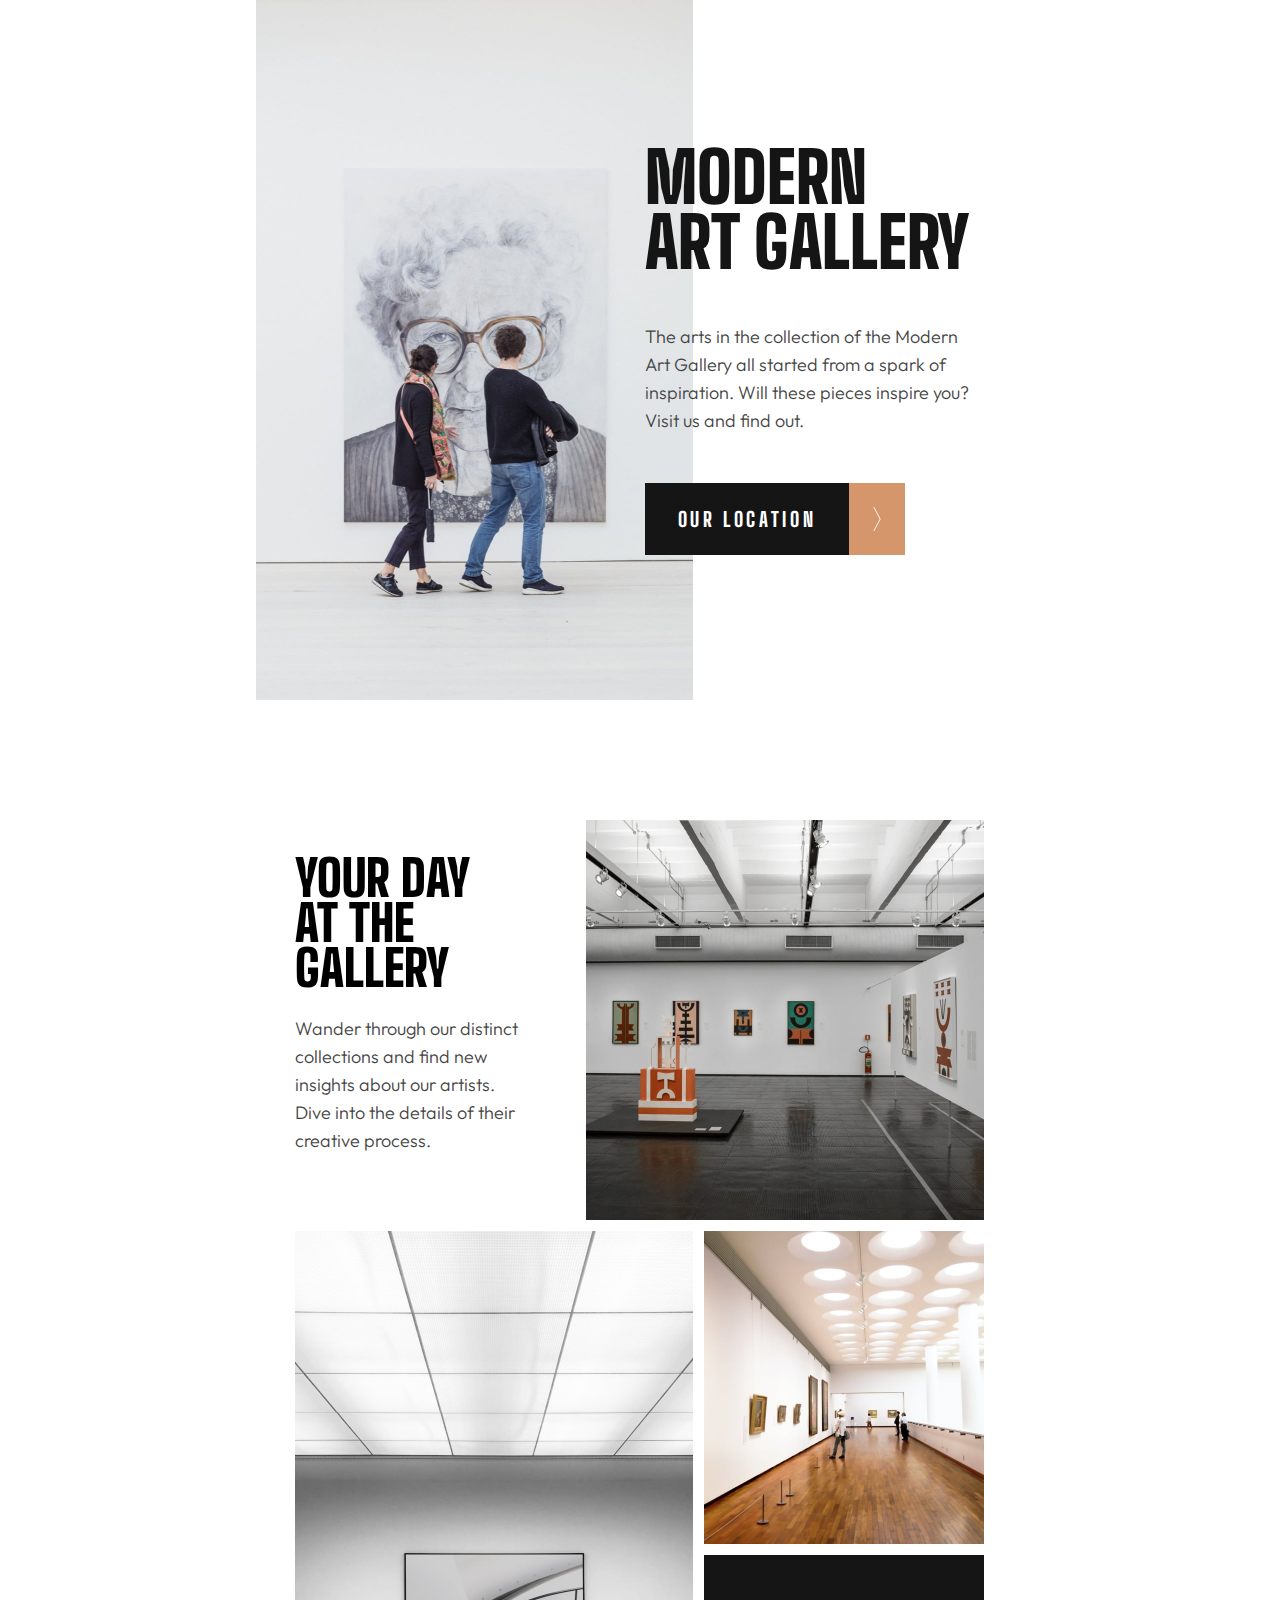
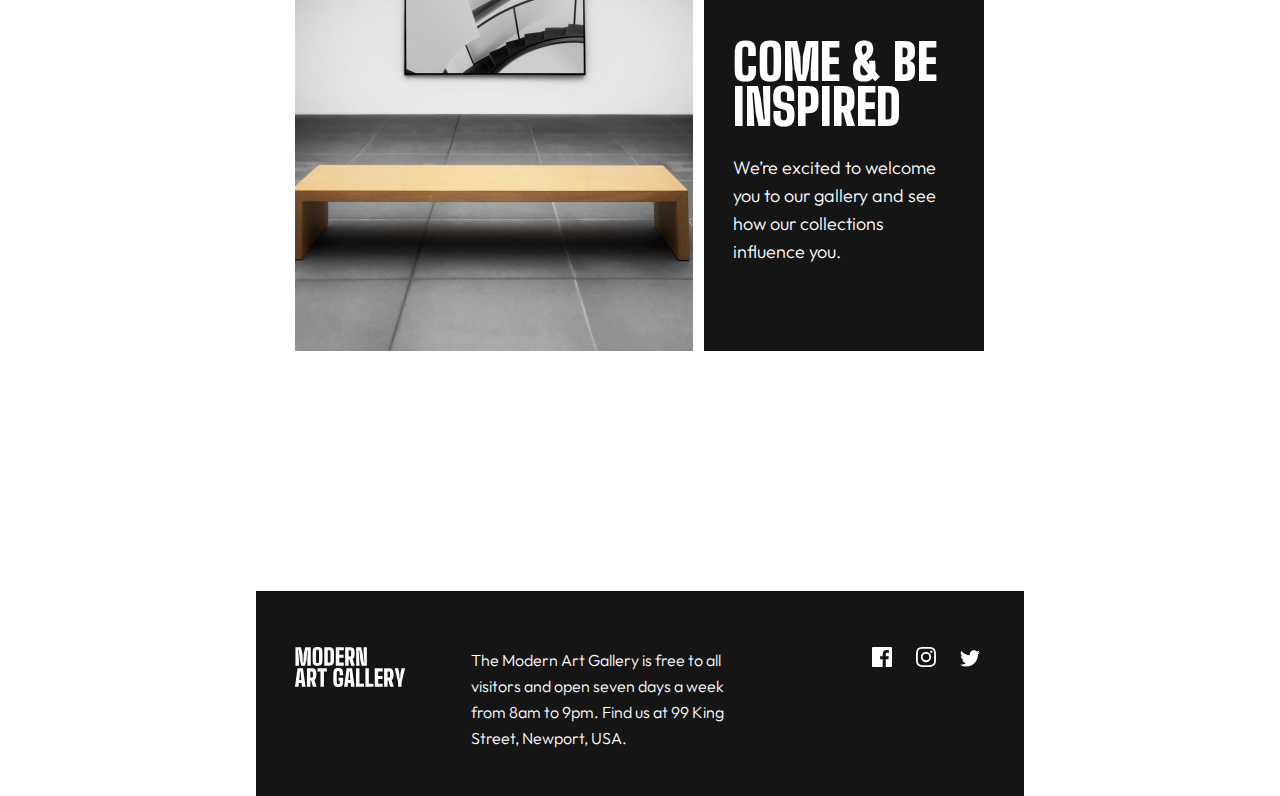
<file: index.html>
<!doctype html>
<html lang="en">
  <head>
    <meta charset="utf-8">
    <meta name="viewport" content="width=device-width, initial-scale=1">
    <link rel="stylesheet" href="styles.css">
    <link rel="icon" tyle="image/x-icon" href="./assets/favicon-32x32.png">
    <title>Art Gallery</title>
    <!-- Fonts -->
    <link rel="preconnect" href="https://fonts.googleapis.com">
    <link rel="preconnect" href="https://fonts.gstatic.com" crossorigin>
    <link href="https://fonts.googleapis.com/css2?family=Big+Shoulders+Display:wght@800;900&family=Outfit:wght@300&display=swap" rel="stylesheet">
  </head>
  <body>
    <div id="all">
    <header>
        <div id="rect"></div>
        <picture>
            <source media="(min-width:1440px)" srcset="./assets/desktop/image-hero@2x.jpg">
            <source media="(min-width:768px)" srcset="./assets/tablet/image-hero@2x.jpg">
            <img src="./assets/mobile/image-hero@2x.jpg" alt="image_hero" >
        </picture>
    </header>
    <main>
        <div id="main_info">
            <h1>MODERN <br>ART GALLERY</h1>
            <p class="caption">The arts in the collection of the Modern Art Gallery all started from a spark of inspiration. Will these pieces inspire you? Visit us and find out.</p>
            <a href="./location.html"><div id="button">
                <p>OUR LOCATION</p>
                <img src="./assets/icon-arrow-right.svg" alt="arrow_right">
            </div></a>
        </div>
        <section id="gallery">
            <picture id="grid_1">
                <source media="(min-width:1440px)" srcset="./assets/desktop/image-grid-1@2x.jpg">
                <source media="(min-width:768px)" srcset="./assets/tablet/image-grid-1@2x.jpg">
                <img src="./assets/mobile/image-grid-1@2x.jpg" alt="image_grid_1">
            </picture>
            <article id="first_article">
                <h2>Your Day at the Gallery</h2>
                <p class="caption">Wander through our distinct collections and find new insights about our artists. Dive into the details of their creative process.</p>
            </article>
            <picture id="grid_2">
                <source media="(min-width:1440px)" srcset="./assets/desktop/image-grid-2@2x.jpg">
                <source media="(min-width:768px)" srcset="./assets/tablet/image-grid-2@2x.jpg">
                <img src="./assets/mobile/image-grid-2@2x.jpg" alt="image_grid_2" >
            </picture>
            <picture id="grid_3">
                <source media="(min-width:1440px)" srcset="./assets/desktop/image-grid-3@2x.jpg">
                <source media="(min-width:768px)" srcset="./assets/tablet/image-grid-3@2x.jpg">
                <img src="./assets/mobile/image-grid-3@2x.jpg" alt="image_grid_3">
            </picture>
            <article id="second_article">
                <h2>COME & BE <br>INSPIRED</h2>
                <p class="caption">We’re excited to welcome you to our gallery and see how our collections influence you.</p>
            </article>
        </section>
    </main>
</div>
    <footer>
        <img src="./assets/logo-light.svg" alt="light_logo">
        <p>The Modern Art Gallery is free to all visitors and open seven days a week from 8am to 9pm. Find us at 99 King Street, Newport, USA.</p>
        <div id="soc_media">
            <img class="icon" src="./assets/icon-facebook.svg" alt="facebook_icon">
            <img class="icon" src="./assets/icon-instagram.svg" alt="instagram_icon">
            <img class="icon" src="./assets/icon-twitter.svg" alt="twitter_icon">
        </div>
    </footer>
  </body>   
</html>
</file>
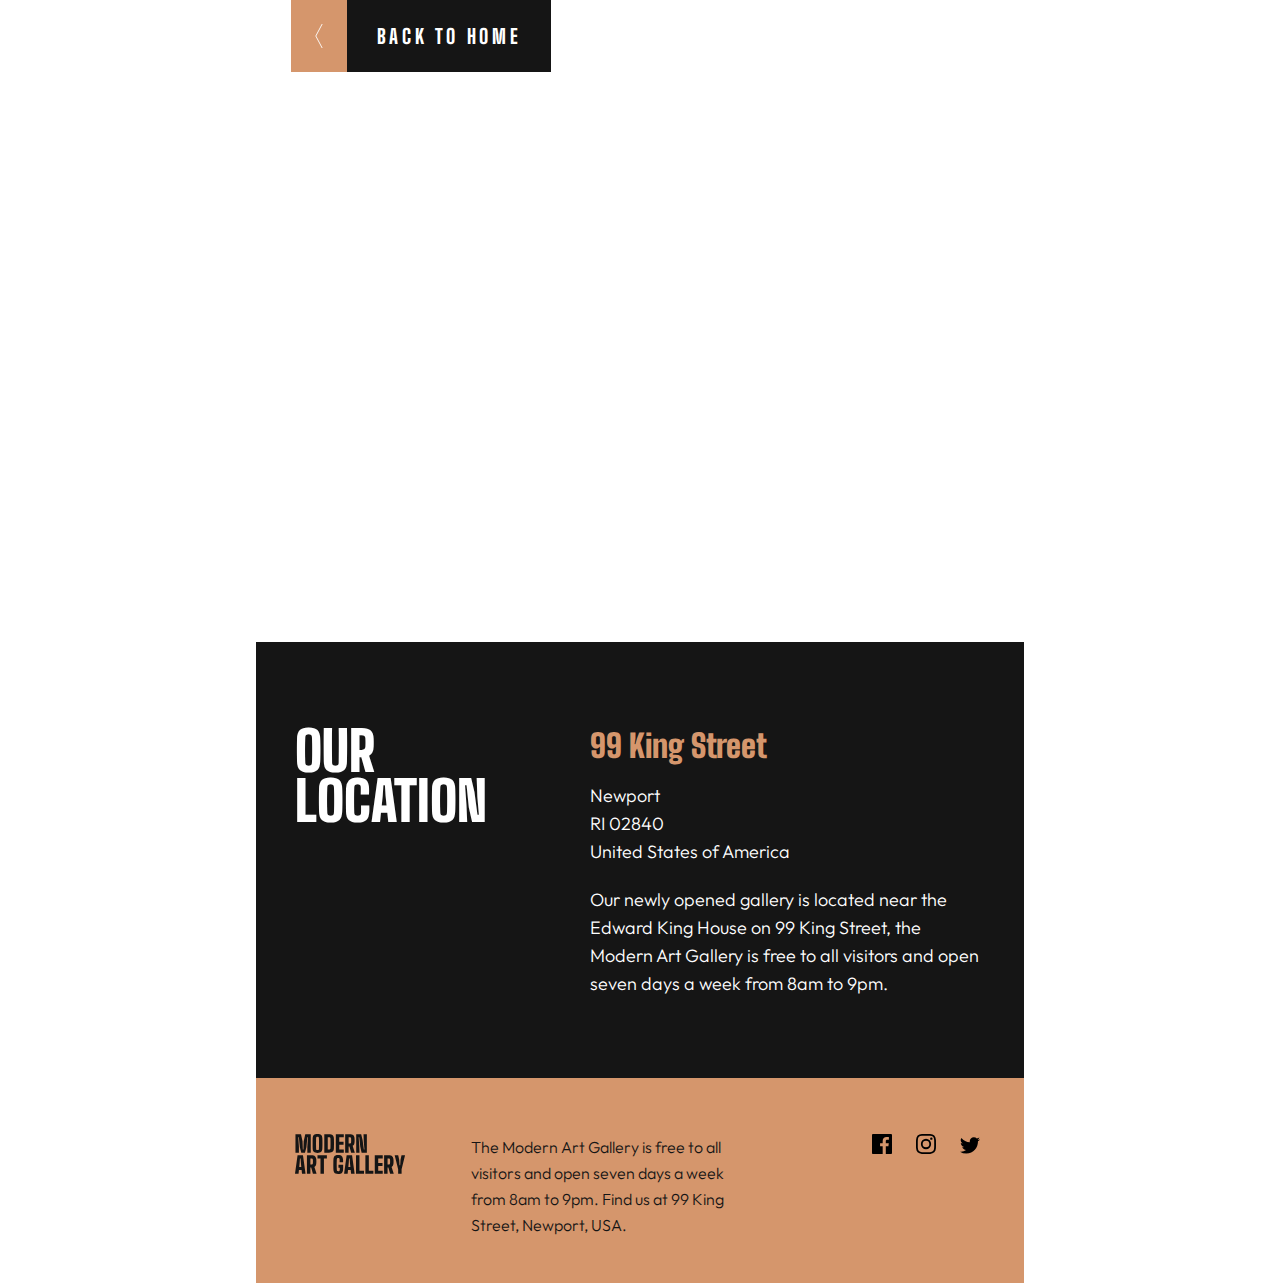
<file: location.html>
<!DOCTYPE html>
<html lang="en">
<head>
  <meta charset="UTF-8">
  <meta name="viewport" content="width=device-width, initial-scale=1.0">
  <link rel="stylesheet" href="./location_styless.css">
  <link rel="icon" type="image/png" sizes="32x32" href="./assets/favicon-32x32.png">
  <!-- Fonts -->
  <link rel="preconnect" href="https://fonts.googleapis.com">
  <link rel="preconnect" href="https://fonts.gstatic.com" crossorigin>
  <link href="https://fonts.googleapis.com/css2?family=Big+Shoulders+Display:wght@800;900&family=Outfit:wght@300&display=swap" rel="stylesheet">
  
  <title>Frontend Mentor | Art gallery website</title>
</head>
<body>
  <main>
    <div id="location_mobile">
      <div class="mapouter"><div class="gmap_canvas"><iframe class="gmap_iframe" frameborder="0" scrolling="no" marginheight="0" marginwidth="0" src="https://maps.google.com/maps?width=375&amp;height=570&amp;hl=en&amp;q=Tbilisi&amp;t=&amp;z=14&amp;ie=UTF8&amp;iwloc=B&amp;output=embed"></iframe><a href="https://piratebay-proxys.com/">Pirate Proxy</a></div><style>.mapouter{position:relative;text-align:right;width:375px;height:570px;}.gmap_canvas {overflow:hidden;background:none!important;width:375px;height:570px;}.gmap_iframe {width:375px!important;height:570px!important;}</style></div>
    </div>
    <div id="location_tablet">
      <div class="mapouter"><div class="gmap_canvas"><iframe class="gmap_iframe" frameborder="0" scrolling="no" marginheight="0" marginwidth="0" src="https://maps.google.com/maps?width=768&amp;height=600&amp;hl=en&amp;q=Tbilisi&amp;t=&amp;z=14&amp;ie=UTF8&amp;iwloc=B&amp;output=embed"></iframe><a href="https://piratebay-proxys.com/">Piratebay</a></div><style>.mapouter{position:relative;text-align:right;width:768px;height:600px;}.gmap_canvas {overflow:hidden;background:none!important;width:768px;height:600px;}.gmap_iframe {width:768px!important;height:600px!important;}</style></div>
    </div>
    <div id="location_desktop">
      <div class="mapouter"><div class="gmap_canvas"><iframe class="gmap_iframe" frameborder="0" scrolling="no" marginheight="0" marginwidth="0" src="https://maps.google.com/maps?width=1440&amp;height=642&amp;hl=en&amp;q=Tbilisi&amp;t=&amp;z=14&amp;ie=UTF8&amp;iwloc=B&amp;output=embed"></iframe><a href="https://piratebay-proxys.com/">Piratebay</a></div><style>.mapouter{position:relative;text-align:right;width:1440px;height:642px;}.gmap_canvas {overflow:hidden;background:none!important;width:1440px;height:642px;}.gmap_iframe {width:1440px!important;height:642px!important;}</style></div>
    </div>
    <div class="back_button">
      <a href="./index.html">
        <div id="button">
        <img src="./assets/icon-arrow-left.svg" alt="arrow_left">
        <p>BACK TO HOME</p>
        </div>
      </a>
    </div>
    <section>
      <h2>OUR LOCATION</h2>
      <div><h3>99 King Street</h3>
      <p>Newport<br>
        RI 02840<br>
        United States of America</p>
        <p>Our newly opened gallery is located near the Edward King House on 99 King Street, the Modern Art Gallery is free to all visitors and open seven days a week from 8am to 9pm.</p>
      </div>
    </section>
  </main>
    <footer>
      <img src="./assets/logo-dark.svg" alt="dark_logo">
      <p>The Modern Art Gallery is free to all visitors and open seven days a week from 8am to 9pm. Find us at 99 King Street, Newport, USA.</p>
      <div id="soc_media">
          <img class="icon" src="./assets/icon-facebook.svg" alt="facebook icon">
          <img class="icon" src="./assets/icon-instagram.svg" alt="instagram_icon">
          <img class="icon" src="./assets/icon-twitter.svg" alt="twitter icon">
      </div>
  </footer>
</body>
</html>
</file>
<file: styles.css>
* {
    margin: 0;
    padding: 0;
    box-sizing: border-box;
    max-width: 100%;
    font-style: normal;
}
body {
    display: flex;
    justify-content: center;
    align-items: center;
    flex-direction: column;
    
}
main {
    padding: 0px 16px 0px 16px;
}
main, header, footer, #all {
    width: 375px;
}
img {
    display: block;
}
a{
    text-decoration: none;
}
/* Specific styling */

[alt=image_hero]{
    padding: 0;
}

 /* first section
 ////////////////////////////////////////// */
h1 {
    font-family: 'Big Shoulders Display';
    font-weight: 900;
    font-size: 60px;
    line-height: 55px;
    color: #151515;
    margin: 32px 0;
}
.caption {
    font-family: 'Outfit';
    font-weight: 300;
    font-size: 18px;
    line-height: 28px;    
    color: #444444;
}

#button p {
    font-family: 'Big Shoulders Display';
    font-weight: 800;
    font-size: 20px;
    line-height: 24px;  
    letter-spacing: 3.63636px;    
    width: 204px;
    height: 72px;
    color: white;
    background-color: #151515;
    display: flex;
    justify-content: center;
    align-items: center;
}
[alt=arrow_right]{
    width: 56px;
    height: 72px;
    background-color: #D5966C;
    padding: 24px;
}
#button {
    display: flex;
    cursor: pointer;
    margin: 32px 0px 120px 0px;
}
#button:hover [alt=arrow_right]{
    background-color: #151515;
}
#button:hover p {
    background-color: #d5966c;
}

/* styling gallery section 
///////////////////////////////////
/////////////////////////////////// */

#gallery {
    display: grid;
    row-gap: 16px;
}
h2{
    font-family: 'Big Shoulders Display';
    font-weight: 900;
    font-size: 50px;
    line-height: 45px; 
    text-transform: uppercase;

}
#first_article h2{
    margin: 9px 0px 21px 0px;
}
#first_article p{
    margin-bottom: 16px;
}
 
#second_article {
   background-color: #151515; 
   padding: 48px 24px 47px 24px;
}
#second_article h2{
    color: white;
    margin-bottom: 24px;

}
#second_article p{
    color: white;
}

/* styling footer element 
////////////////////////
//////////////////////// */
 

footer {
    height: 336px;
    padding: 48px 32px;
    background-color: #151515;
    margin-top: 120px;
}

[alt=light_logo]{
    height: 40px    ;
}
footer p{
    margin: 38px 0;
    font-family: 'Outfit';
    font-weight: 300;
    font-size: 16px;
    line-height: 26px;
    color: white;    
}
#soc_media{
    display: inline-block; 
    width: 108px;;
}
#soc_media img{
    cursor: pointer;
    display: inline-block;
}
[alt=instagram_icon]{
    margin: 0px 20px 0px 20px;
}

#soc_media img:hover{
    filter: invert(59%) sepia(66%) saturate(282%) hue-rotate(341deg) brightness(97%) contrast(88%);
}



/* Styling for tablets 
-----------------------------------
-----------------------------------
----------------------------------- */

@media only screen and (min-width: 768px) {
    #all, main, footer, header {
        width: 768px;
        padding: 0;
    }
    #all {
        position: relative;
    }
    
    [alt=image_hero]{
        width: 437px;
        height: 700px;
        position: absolute;
        left: 0;
    }
    #main_info {
        width: 339px;
        height: 410px;
        position: absolute;
        left: 389px;
        top: 145px; 
    }
    h1{
        font-size: 70px;
        line-height: 65px;
        margin: 0;       
    }
    #main_info .caption{
        margin: 48px 0;
    }

/* styling gallery grid
//////////////////// */


    #gallery {
        margin: 820px 40px 120px 39px;
        grid-template-columns: 280px 107px 280px;
        grid-template-rows: 400px 313px 396px;
        column-gap: 11px;
        row-gap: 11px;
    }
    #first_article {
        order: -1;
        width: 280px;
        height: 400px;
    }
    #first_article h2 {
        margin: 36px 0px 24px 0px;
        width: 223px;
    }
    #first_article p {
        width: 223px;
        margin: 0;
    }
    #second_article {
        width: 280px;
        height: 396px;
        grid-column-start: 3;
        padding: 85px 28px  85px 29px;
    }
    #grid_1 {
        grid-column-start: 2;
        grid-column-end: 4; 
        width: 398px;
    }
    #grid_2 {
        grid-column-start: 1;
        grid-column-end: 3;
    }
    

    /* footer styling 
    ////////////////
    //////////////// */

    footer {
        width: 689px;
        height: 104px;
        padding: 56px 40px 45px 39px;
        box-sizing: content-box;
        display: flex
    }
    footer p{
        width: 281px;
        display: inline-block;
        margin: 0px 120px 0px 64.5px;
    }
}


/* Styling for desktop
------------------------------
------------------------------
------------------------------ */

@media only screen and (min-width: 1440px){
    main, header, footer, #all {
        width: 1440px;
    }
    #all {
        position: relative;
    }
    #rect {
        width: 450px;
        height: 800px;
        background-color: #151515;
        z-index: -1;
    }
    [alt=image_hero] {
        width: 540px;
        height: 800px;
        top: 0;
        left: 450px;
        z-index: -1;
    }

    /* /////////////////////// */
    #main_info, main {
        position: static;
    }
    #main_info {
        width: 0px;
        height: 0px;
    }
    h1 {
        font-size: 96px;
        line-height: 88px;
        position: absolute;
        width: 514px;
        color: white;
        top: 189px;
        left: 159px;
        background-image: linear-gradient( to right, #fff 0%, #fff 56.4%, #151515 56.4%, #151515 100% );
        -webkit-background-clip: text;
        -moz-background-clip: text;
        -webkit-text-fill-color: transparent;
    }
    .caption {
        font-size: 22px;
        line-height: 32px;
    }
    #main_info .caption {
        position: absolute;
        width: 350px;
        margin: 0;
        top: 190px;
        left: 925px;
    }
    #button {
        margin: 0;
        position: absolute;
        top: 414px;
        left: 925px;
    }
    /* styling gallery grid
    /////////////////////
    ///////////////////// */
    #gallery {
        width: 1110px;
        height: 1150px;
        box-sizing: content-box;
        margin: 180px 164px 180px 165px;
        grid-template-columns: 445px 160px 635px;
        grid-template-rows: 400px 313px 377px;
        column-gap: 30px;
        row-gap: 30px;
    }
    #grid_1 {
        width: 635px;
        height: 400px;
    }
    #grid_3 {
        width: 445px;
        height: 313px;
    }
    h2 {
        font-size: 60px;
        line-height: 60px;  
    }

    #first_article{
        width: 445px;
        height: 400px;
    }
    #first_article h2 {
        margin: 60px 0px 32px 0px;
        width: 350px;
    }
    #first_article .caption {
        width: 350px;
    }
    #second_article{
        width: 445px;
        height: 377px;
        padding: 65px 47px 64px 48px;
    }
    #second_article h2 {
        margin-bottom: 32px;
    }
    
    /* footer styling 
    /////////////////////
    /////////////////////
    ///////////////////// */

    footer {
        height: 164px;
        margin: 0;
        padding: 80px 0px 0px 0px;
        justify-content: flex-start;
    }
    [alt=light_logo] {
        height: 58px;
        margin: 0px 140.43px 0px 165px;
    }
    footer p {
        font-size: 18px;
        line-height: 28px;    
        width: 430px;
        margin: 0px 280px 0px 0px;
    }
}
</file>
<file: location_styless.css>
*{
    margin: 0;
    padding: 0;
    box-sizing: border-box;
    max-width: 100%;
    font-style: normal;
}
body {
    display: flex;
    justify-content: center;
    align-items: center;
    flex-direction: column;
}
main, footer {
    width: 375px;
    position: relative;
}
img {
    display: block;
}
a{
    text-decoration: none;
}
#location_tablet, #location_desktop {
    display: none;
}
#button p {
    font-family: 'Big Shoulders Display';
    font-weight: 800;
    font-size: 20px;
    line-height: 24px;  
    letter-spacing: 3.63636px;    
    width: 204px;
    height: 72px;
    color: white;
    background-color: #151515;
    display: flex;
    justify-content: center;
    align-items: center;
}
[alt=arrow_left]{
    width: 56px;
    height: 72px;
    background-color: #D5966C;
    padding: 24px;
}
#button {
    display: flex;
    cursor: pointer;
}
.back_button {
    position: absolute;
    left: 0;
    top: 0; 
}
#button:hover [alt=arrow_left]{
    background-color: #151515;
}
#button:hover p {
    background-color: #d5966c;
}
/* /////////////////////////
//////////////////////// */

section {
    background-color: #151515;
    padding: 48px 16px 56px 16px;
}
h2 {
    font-family: 'Big Shoulders Display';
    font-weight: 900;
    font-size: 50px;
    line-height: 45px;    
    color: white;
}
h3 {
    font-family: 'Big Shoulders Display';
    font-weight: 900;
    font-size: 32px;
    line-height: 32px;
    color: #D5966C;
    margin-top: 48px;
}
section p {
    font-family: 'Outfit';
    font-weight: 300;
    font-size: 18px;
    line-height: 28px;    
    color: white;
    margin-top: 20px;
}





/* styling footer element
///////////////////////////////////////
///////////////////////////////////////
////////////////////////////////////// */
footer {
    height: 336px;
    padding: 48px 32px;
    background-color: #D5966C;

}

[alt=dark_logo]{
    height: 40px;
}
footer p{
    margin: 38px 0;
    font-family: 'Outfit';
    font-weight: 300;
    font-size: 16px;
    line-height: 26px;
    color: #151515;    
}
/* #soc_media{
    display: flex; 
}
#soc_media img{
    cursor: pointer;
    margin-right: 20px;
    filter: invert(1);
} */
#soc_media{
    display: inline-block; 
    width: 108px;;
}
#soc_media img{
    cursor: pointer;
    display: inline-block;
    filter: invert(1);
}
[alt=instagram_icon]{
    margin: 0px 20px 0px 20px;
}

#soc_media img:hover{
    filter: invert(59%) sepia(66%) saturate(282%) hue-rotate(341deg) brightness(97%) contrast(88%);
}


/* Styling for Tablet devices
----------------------------------------
----------------------------------------
---------------------------------------- */
@media only screen and (min-width: 768px)  {

main, footer {
    width: 768px;
}
#location_mobile {
    display: none;
}
#location_tablet {
    display: block;
}
.back_button {
    left: 35px;
}
h2 {
    font-size: 55px;
    line-height: 50px;
    display: inline-block;
    width: 223px;
    height: 100px;
    position: relative;
    bottom: 168px;
    margin-right: 68px;
}
h3{
    margin: 0;
}
section {
    padding: 88px 40px 80px 39px;
}
section div{
    display: inline-block;
    width: 394px;
}

/* styling footer 
////////////////
//////////////// */
footer {
    width: 689px;
    height: 104px;
    padding: 56px 40px 45px 39px;
    box-sizing: content-box;
    display: flex
}
footer p{
    width: 281px;
    display: inline-block;
    margin: 0px 120px 0px 64.5px;
}

}

/* 
----------------------------
styling for desktop 
---------------------------- */

@media only screen and (min-width: 1440px) {

     #location_tablet{
        display: none;
     }

     #location_desktop {
        display: block;
     }
     main, footer {
        width: 1440px;
     }
     .back_button {
        left: 156px;
     }

     section {
        padding: 104px 165px 128px 165px;
     }
     h2 {
        font-size: 70px;
        line-height: 70px;
        width: 350px;
        height: 140px; 
        margin-right: 216px; 
        bottom: 163px; 
     }
     h3 {
        font-size: 36px;
        line-height: 36px;  
     }
     section p {
        font-size: 22px;
        line-height: 32px;   
     }
     section div {
        width: 540px;
     }

     /* styling footer 
     ///////////////////
     /////////////////// */
     footer {
        height: 164px;
        margin: 0;
        padding: 80px 0px 0px 0px;
        justify-content: flex-start;
    }
    [alt=dark_logo] {
        height: 58px;
        margin: 0px 140.43px 0px 165px;
    }
    footer p {
        font-size: 18px;
        line-height: 28px;    
        width: 430px;
        margin: 0px 280px 0px 0px;
    }
}
</file>
